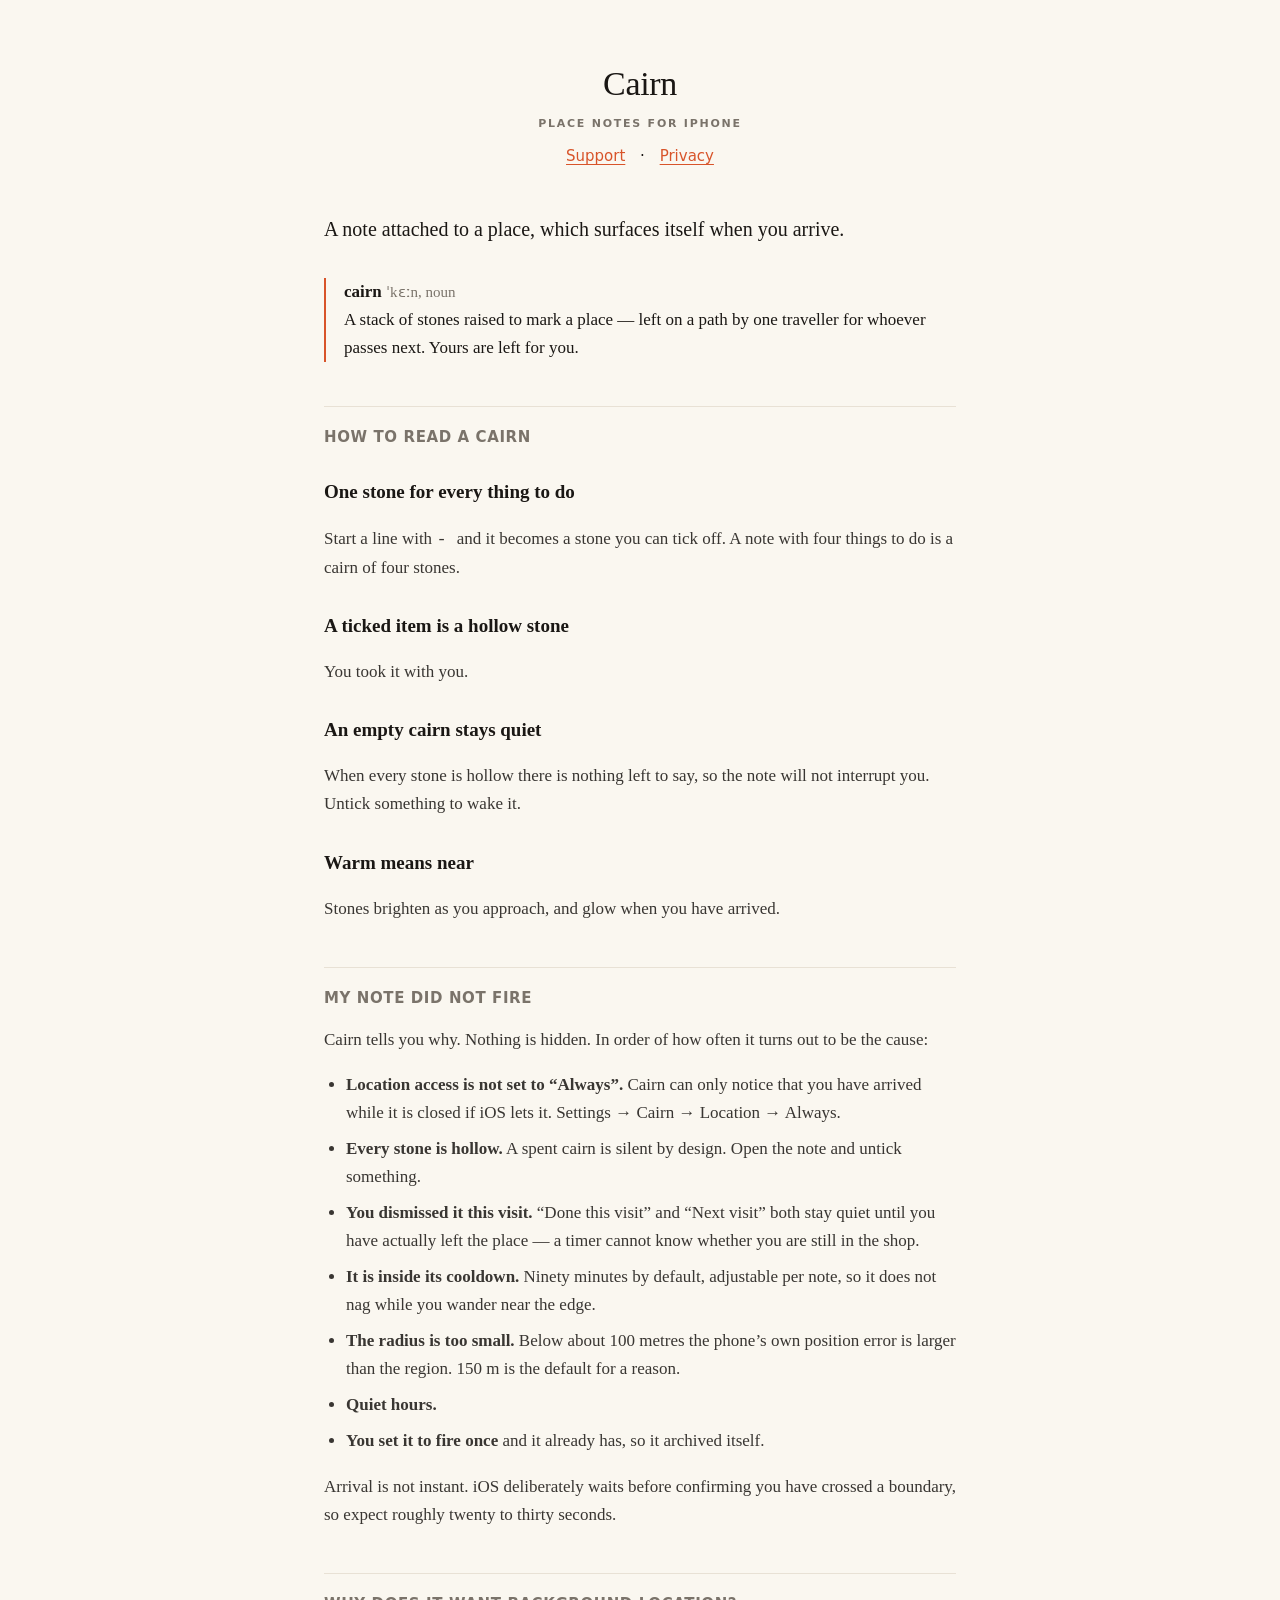
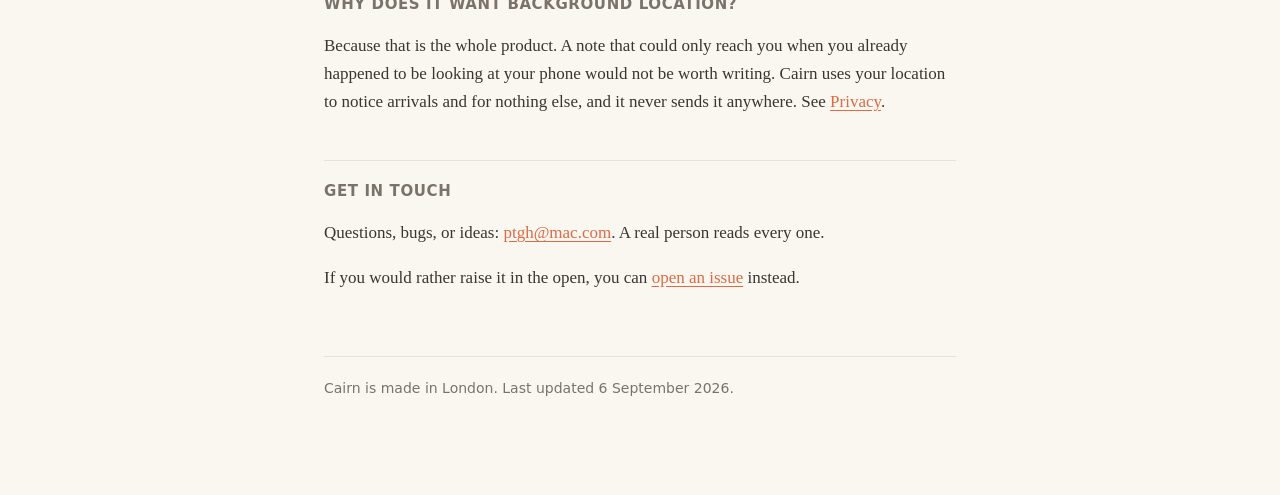
<file: index.html>
<!doctype html>
<html lang="en-GB">
<head>
<meta charset="utf-8">
<meta name="viewport" content="width=device-width, initial-scale=1">
<title>Cairn — Support</title>
<link rel="stylesheet" href="style.css">
</head>
<body>
<div class="wrap">
  <header>
    <h1>Cairn</h1>
    <div class="eyebrow">Place notes for iPhone</div>
    <nav><a href="index.html">Support</a> · <a href="privacy.html">Privacy</a></nav>
  </header>

  <p class="lede">A note attached to a place, which surfaces itself when you arrive.</p>

  <div class="def">
    <strong>cairn</strong> <em>ˈkɛːn, noun</em><br>
    A stack of stones raised to mark a place — left on a path by one traveller
    for whoever passes next. Yours are left for you.
  </div>

  <h2>How to read a cairn</h2>
  <h3>One stone for every thing to do</h3>
  <p>Start a line with <code>- </code> and it becomes a stone you can tick off.
     A note with four things to do is a cairn of four stones.</p>
  <h3>A ticked item is a hollow stone</h3>
  <p>You took it with you.</p>
  <h3>An empty cairn stays quiet</h3>
  <p>When every stone is hollow there is nothing left to say, so the note will
     not interrupt you. Untick something to wake it.</p>
  <h3>Warm means near</h3>
  <p>Stones brighten as you approach, and glow when you have arrived.</p>

  <h2>My note did not fire</h2>
  <p>Cairn tells you why. Nothing is hidden. In order of how often it turns out
     to be the cause:</p>
  <ul>
    <li><strong>Location access is not set to “Always”.</strong> Cairn can only
        notice that you have arrived while it is closed if iOS lets it. Settings
        → Cairn → Location → Always.</li>
    <li><strong>Every stone is hollow.</strong> A spent cairn is silent by
        design. Open the note and untick something.</li>
    <li><strong>You dismissed it this visit.</strong> “Done this visit” and
        “Next visit” both stay quiet until you have actually left the place —
        a timer cannot know whether you are still in the shop.</li>
    <li><strong>It is inside its cooldown.</strong> Ninety minutes by default,
        adjustable per note, so it does not nag while you wander near the edge.</li>
    <li><strong>The radius is too small.</strong> Below about 100 metres the
        phone’s own position error is larger than the region. 150 m is the
        default for a reason.</li>
    <li><strong>Quiet hours.</strong></li>
    <li><strong>You set it to fire once</strong> and it already has, so it
        archived itself.</li>
  </ul>
  <p>Arrival is not instant. iOS deliberately waits before confirming you have
     crossed a boundary, so expect roughly twenty to thirty seconds.</p>

  <h2>Why does it want background location?</h2>
  <p>Because that is the whole product. A note that could only reach you when
     you already happened to be looking at your phone would not be worth
     writing. Cairn uses your location to notice arrivals and for nothing else,
     and it never sends it anywhere. See <a href="privacy.html">Privacy</a>.</p>

  <h2>Get in touch</h2>
  <p>Questions, bugs, or ideas:
     <a href="mailto:ptgh@mac.com">ptgh@mac.com</a>. A real person reads every one.</p>
  <p>If you would rather raise it in the open, you can
     <a href="https://github.com/ptgh/cairn/issues">open an issue</a> instead.</p>

  <footer>Cairn is made in London. Last updated 6 September 2026.</footer>
</div>
</body>
</html>
</file>
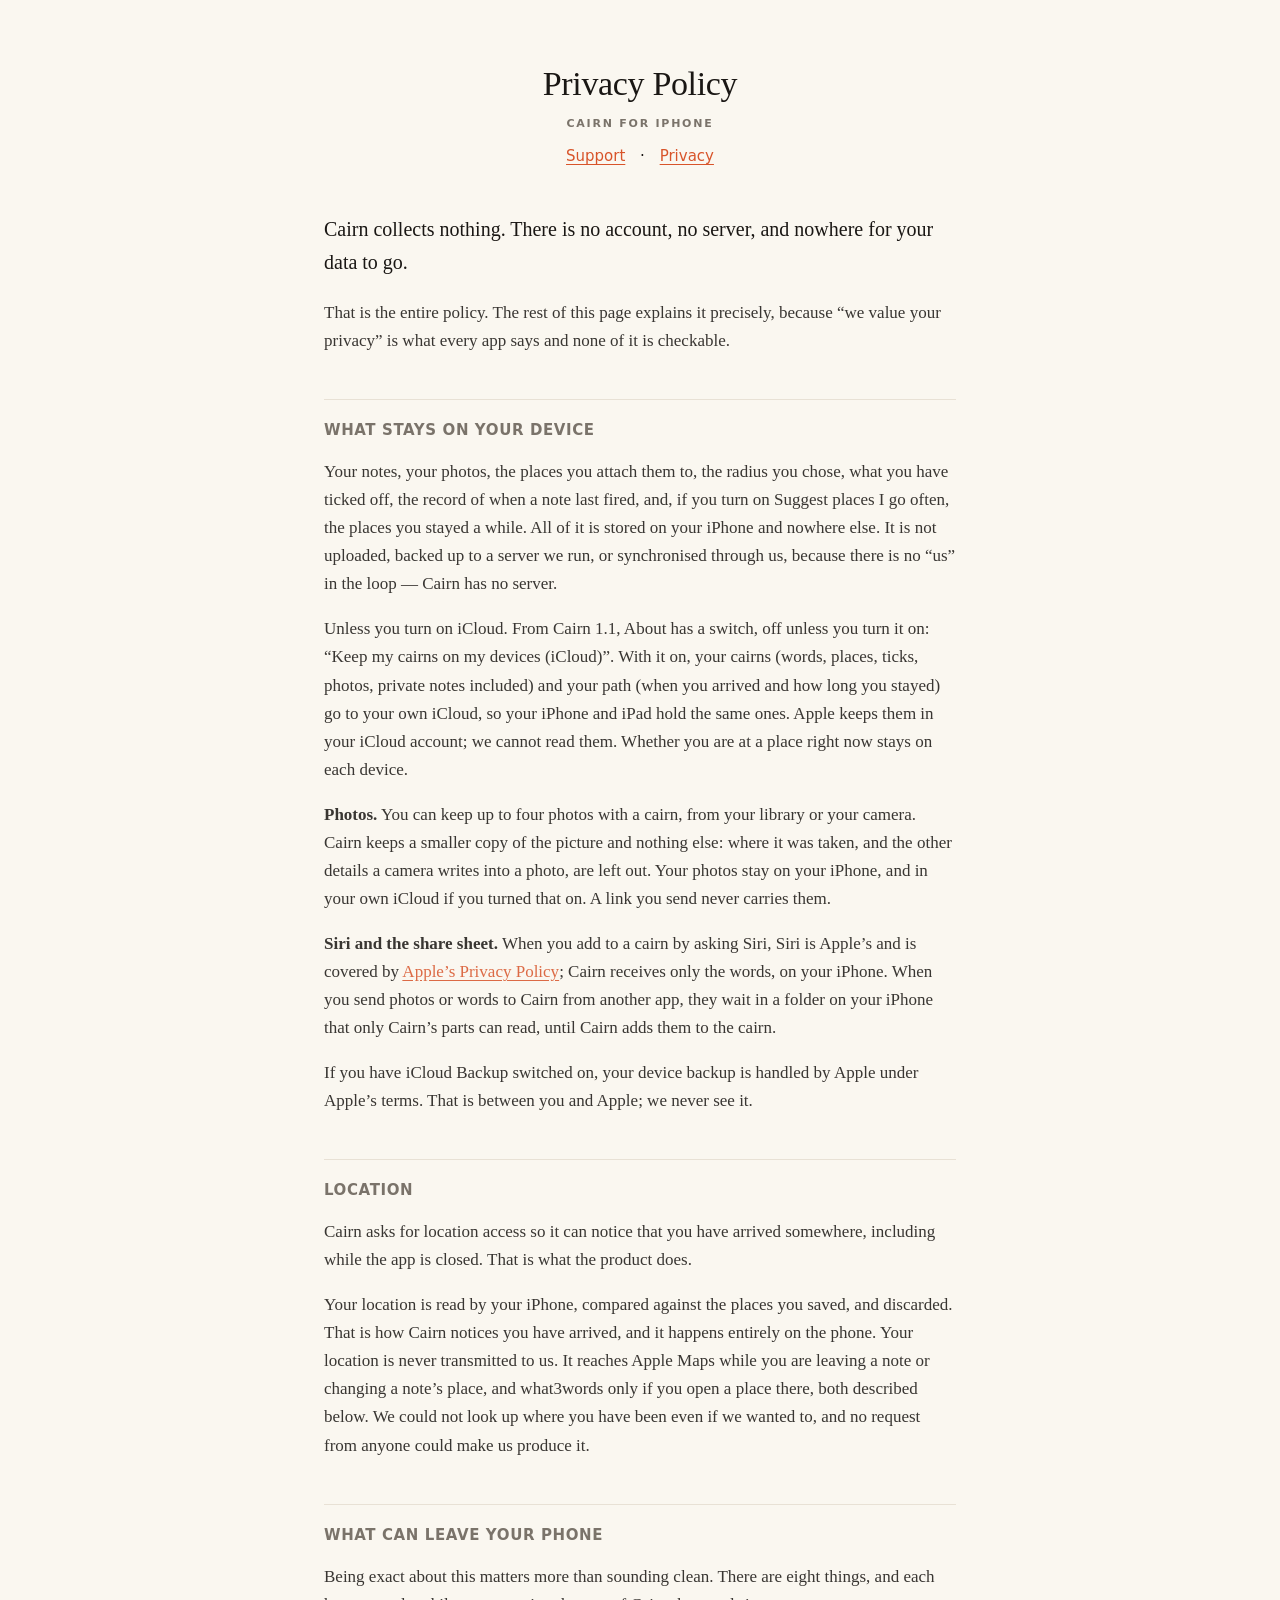
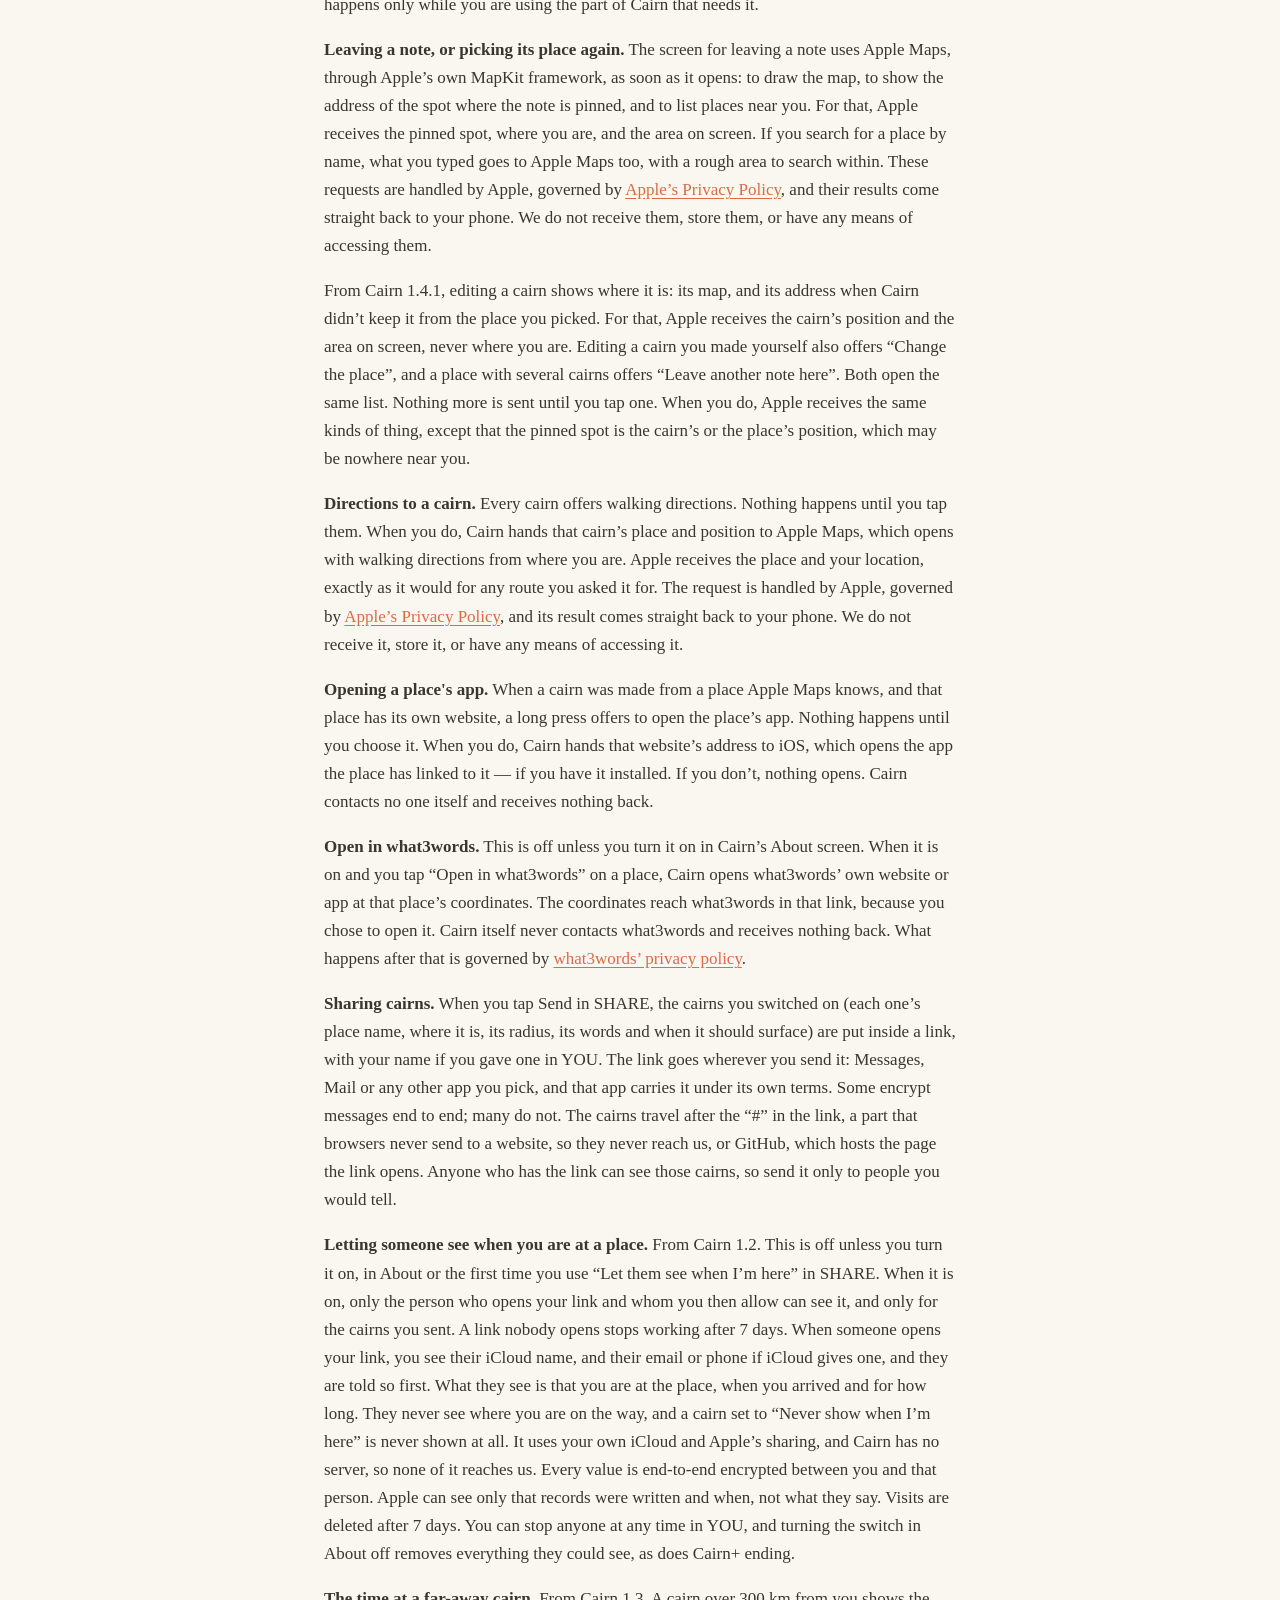
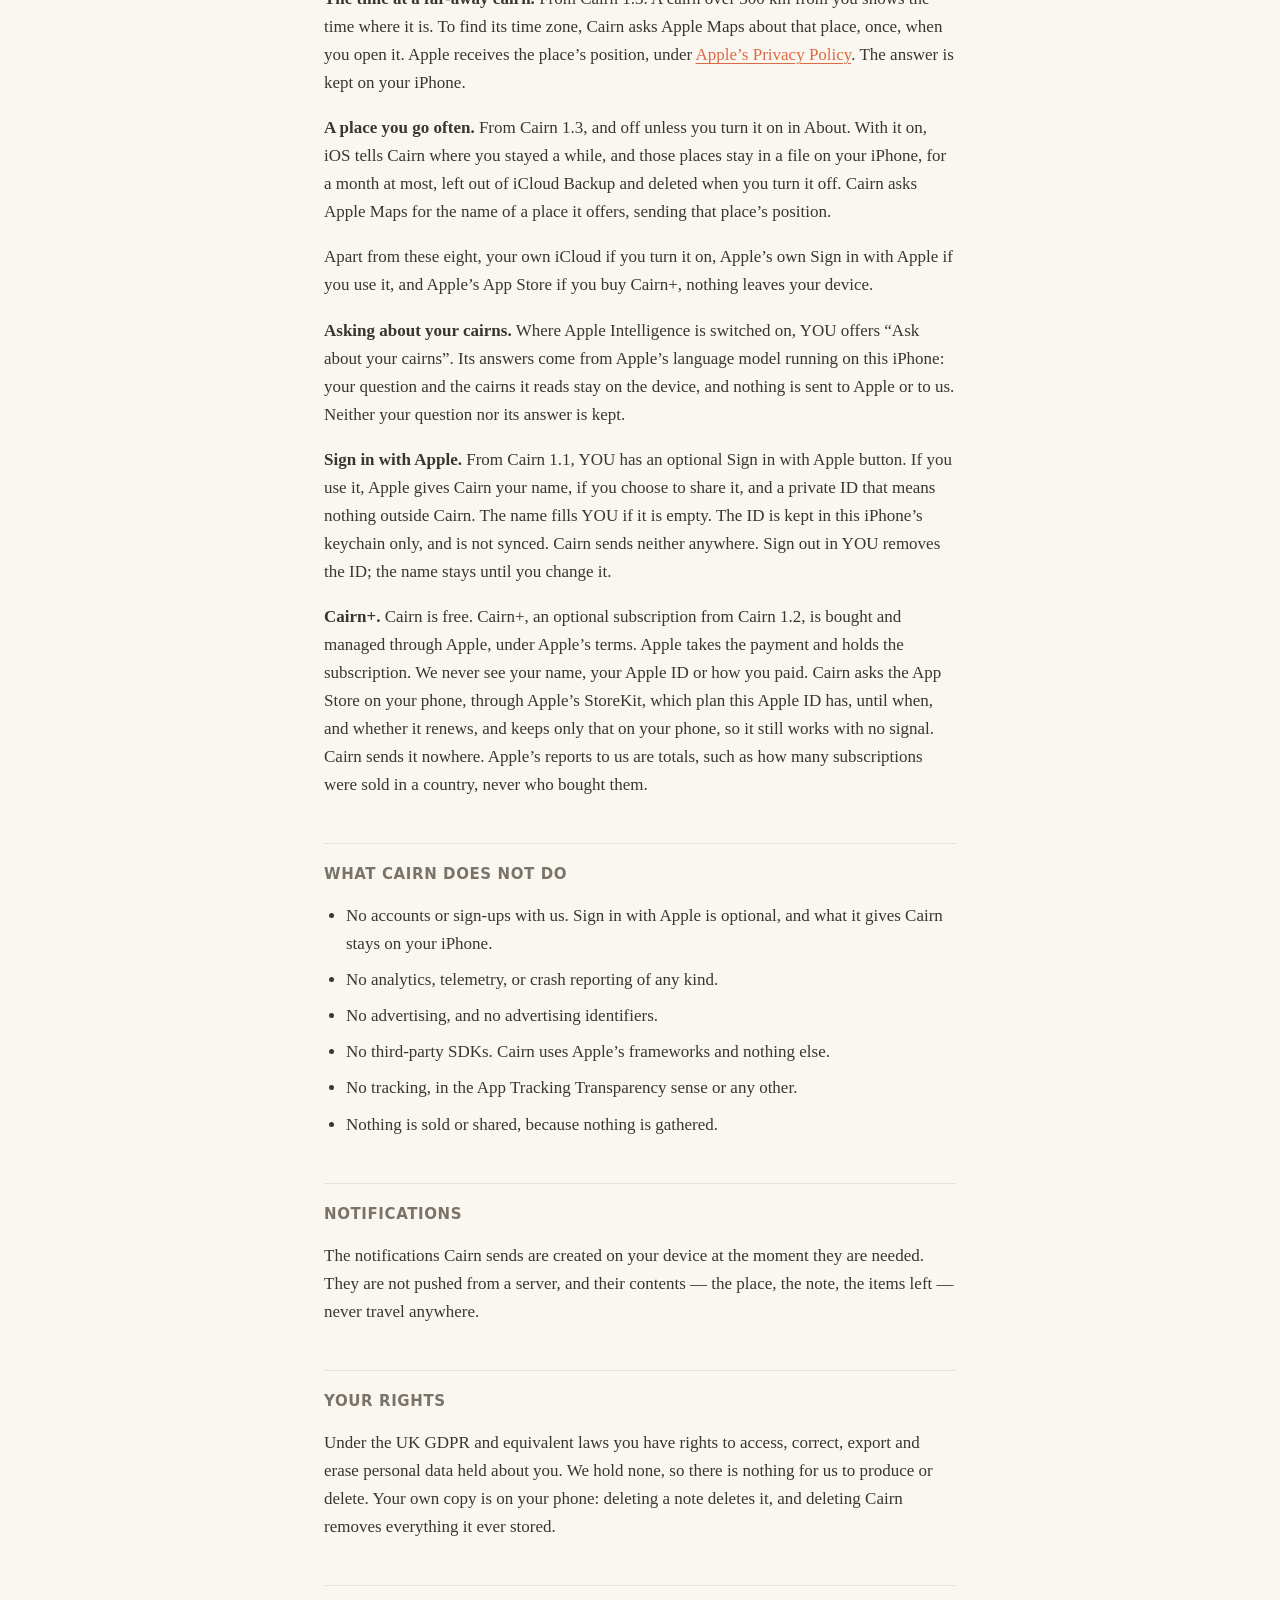
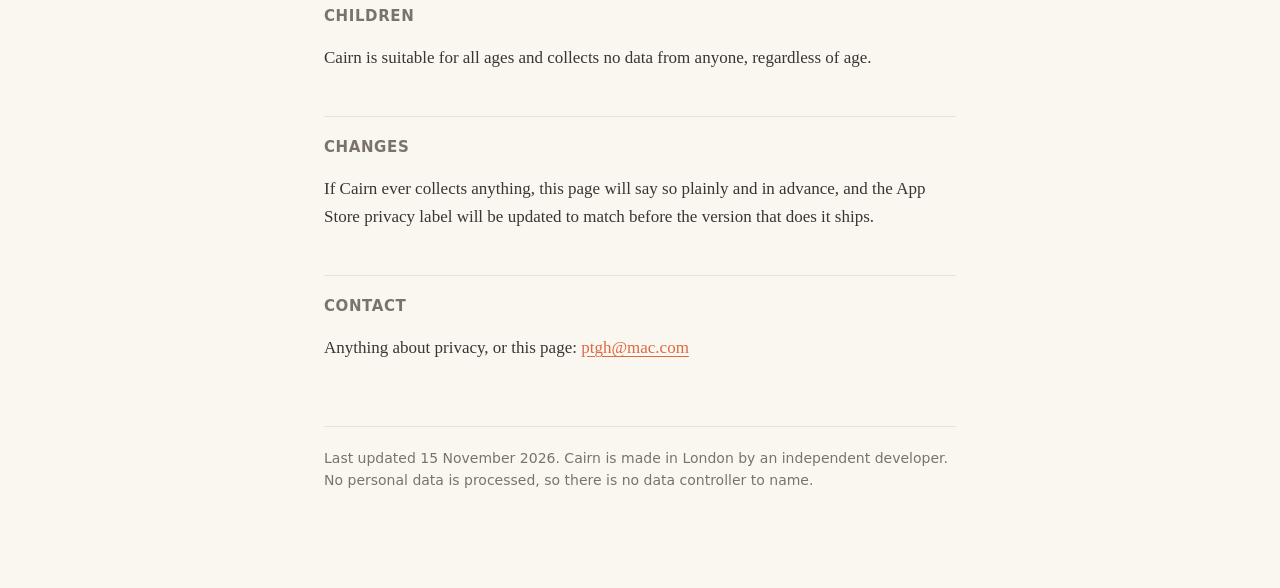
<file: privacy.html>
<!doctype html>
<html lang="en-GB">
<head>
<meta charset="utf-8">
<meta name="viewport" content="width=device-width, initial-scale=1">
<title>Cairn — Privacy Policy</title>
<link rel="stylesheet" href="style.css">
</head>
<body>
<div class="wrap">
  <header>
    <h1>Privacy Policy</h1>
    <div class="eyebrow">Cairn for iPhone</div>
    <nav><a href="index.html">Support</a> · <a href="privacy.html">Privacy</a></nav>
  </header>

  <p class="lede">Cairn collects nothing. There is no account, no server, and
  nowhere for your data to go.</p>

  <p>That is the entire policy. The rest of this page explains it precisely,
  because “we value your privacy” is what every app says and none of it is
  checkable.</p>

  <h2>What stays on your device</h2>
  <p>Your notes, your photos, the places you attach them to, the radius you chose, what you
  have ticked off, the record of when a note last fired, and, if you turn on Suggest places I go often, the places you stayed a while. All of it is
  stored on your iPhone and nowhere else. It is not uploaded, backed up to a
  server we run, or synchronised through us, because there is no “us” in the
  loop — Cairn has no server.</p>
  <p>Unless you turn on iCloud. From Cairn 1.1, About has a switch, off unless you turn it on:
  “Keep my cairns on my devices (iCloud)”. With it on, your cairns (words,
  places, ticks, photos, private notes included) and your path (when you arrived and
  how long you stayed) go to your own iCloud, so your iPhone and iPad hold the
  same ones. Apple keeps them in your iCloud account; we cannot read them.
  Whether you are at a place right now stays on each device.</p>
  <p><strong>Photos.</strong> You can keep up to four photos with a cairn, from your library or your camera. Cairn keeps
  a smaller copy of the picture and nothing else: where it was taken, and the other details a camera writes into a
  photo, are left out. Your photos stay on your iPhone, and in your own iCloud if you turned that on. A link you send
  never carries them.</p>
  <p><strong>Siri and the share sheet.</strong> When you add to a cairn by asking Siri, Siri is Apple’s and is covered by
  <a href="https://www.apple.com/uk/legal/privacy/">Apple’s Privacy Policy</a>; Cairn receives only the words, on your
  iPhone. When you send photos or words to Cairn from another app, they wait in a folder on your iPhone that only
  Cairn’s parts can read, until Cairn adds them to the cairn.</p>
  <p>If you have iCloud Backup switched on, your device backup is handled by
  Apple under Apple’s terms. That is between you and Apple; we never see it.</p>

  <h2>Location</h2>
  <p>Cairn asks for location access so it can notice that you have arrived
  somewhere, including while the app is closed. That is what the product does.</p>
  <p>Your location is read by your iPhone, compared against the places you
  saved, and discarded. That is how Cairn notices you have arrived, and it
  happens entirely on the phone. Your location is never transmitted to us. It
  reaches Apple Maps while you are leaving a note or changing a note’s place, and what3words only if you
  open a place there, both described below. We could not look up where you have
  been even if we wanted to, and no request from anyone could make us produce
  it.</p>

  <h2>What can leave your phone</h2>
  <p>Being exact about this matters more than sounding clean. There are eight
  things, and each happens only while you are using the part of Cairn that
  needs it.</p>
  <p><strong>Leaving a note, or picking its place again.</strong> The screen for leaving a note uses Apple
  Maps, through Apple’s own MapKit framework, as soon as it opens: to draw the
  map, to show the address of the spot where the note is pinned, and to list
  places near you. For that, Apple receives the pinned spot, where you are, and
  the area on screen. If you search for a place by name, what you typed goes to
  Apple Maps too, with a rough area to search within. These requests are handled
  by Apple, governed by
  <a href="https://www.apple.com/uk/legal/privacy/">Apple’s Privacy Policy</a>,
  and their results come straight back to your phone. We do not receive them,
  store them, or have any means of accessing them.</p>
  <p>From Cairn 1.4.1, editing a cairn shows where it is: its map, and its
  address when Cairn didn’t keep it from the place you picked. For that, Apple
  receives the cairn’s position and the area on screen, never where you are.
  Editing a cairn you made yourself also offers “Change the place”, and a
  place with several cairns offers “Leave another note here”. Both open the
  same list. Nothing more is sent until you tap one. When you do, Apple receives the
  same kinds of thing, except that the pinned spot is the cairn’s or the
  place’s position, which may be nowhere near you.</p>
  <p><strong>Directions to a cairn.</strong> Every cairn offers walking
  directions. Nothing happens until you tap them. When you do, Cairn hands that
  cairn’s place and position to Apple Maps, which opens with walking directions
  from where you are. Apple receives the place and your location, exactly as it
  would for any route you asked it for. The request is handled by Apple,
  governed by
  <a href="https://www.apple.com/uk/legal/privacy/">Apple’s Privacy Policy</a>,
  and its result comes straight back to your phone. We do not receive it, store
  it, or have any means of accessing it.</p>
  <p><strong>Opening a place's app.</strong> When a cairn was made from a place
  Apple Maps knows, and that place has its own website, a long press offers to
  open the place’s app. Nothing happens until you choose it. When you do, Cairn
  hands that website’s address to iOS, which opens the app the place has linked
  to it — if you have it installed. If you don’t, nothing opens. Cairn contacts
  no one itself and receives nothing back.</p>
  <p><strong>Open in what3words.</strong> This is off unless you turn it on in
  Cairn’s About screen. When it is on and you tap “Open in what3words” on a
  place, Cairn opens what3words’ own website or app at that place’s
  coordinates. The coordinates reach what3words in that link, because you chose
  to open it. Cairn itself never contacts what3words and receives nothing back.
  What happens after that is governed by
  <a href="https://what3words.com/privacy">what3words’ privacy policy</a>.</p>
  <p><strong>Sharing cairns.</strong> When you tap Send in SHARE, the cairns you
  switched on (each one’s place name, where it is, its radius, its words and when
  it should surface) are put inside a link, with your name if you gave one in YOU.
  The link goes wherever you send it: Messages, Mail or any other app you pick, and
  that app carries it under its own terms. Some encrypt messages end to end; many
  do not. The cairns travel after the “#” in the link, a part that browsers never
  send to a website, so they never reach us, or GitHub, which hosts the page the
  link opens. Anyone who has the link can see those cairns, so send it only to
  people you would tell.</p>
  <p><strong>Letting someone see when you are at a place.</strong> From Cairn
  1.2. This is off unless you turn it on, in About or the first time you use
  “Let them see when I’m here” in SHARE. When it is on, only the person who
  opens your link and whom you then allow can see it, and only for the cairns you sent. A link nobody opens stops working after 7 days. When someone opens your link, you see their iCloud name, and their email or phone if iCloud gives one, and they are told so first. What they see is that
  you are at the place, when you arrived and for how long. They never see where
  you are on the way, and a cairn set to “Never show when I’m here” is never
  shown at all. It uses your own iCloud and Apple’s sharing, and Cairn has no
  server, so none of it reaches us. Every value is end-to-end encrypted between
  you and that person. Apple can see only that records were written
  and when, not what they say. Visits are deleted after 7 days. You can stop
  anyone at any time in YOU, and turning the switch in About off removes
  everything they could see, as does Cairn+ ending.</p>
  <p><strong>The time at a far-away cairn.</strong> From Cairn 1.3. A cairn over
  300 km from you shows the time where it is. To find its time zone, Cairn asks
  Apple Maps about that place, once, when you open it. Apple receives the
  place’s position, under
  <a href="https://www.apple.com/uk/legal/privacy/">Apple’s Privacy Policy</a>.
  The answer is kept on your iPhone.</p>
  <p><strong>A place you go often.</strong> From Cairn 1.3, and off unless you
  turn it on in About. With it on, iOS tells Cairn where you stayed a while, and
  those places stay in a file on your iPhone, for a month at most, left out of
  iCloud Backup and deleted when you turn it off. Cairn asks Apple Maps for the
  name of a place it offers, sending that place’s position.</p>
  <p>Apart from these eight, your own iCloud if you turn it on, Apple’s own Sign in with Apple if you use it, and Apple’s App Store if you buy Cairn+, nothing leaves your device.</p>
  <p><strong>Asking about your cairns.</strong> Where Apple Intelligence is
  switched on, YOU offers “Ask about your cairns”. Its answers come from
  Apple’s language model running on this iPhone: your question and the cairns
  it reads stay on the device, and nothing is sent to Apple or to us. Neither
  your question nor its answer is kept.</p>
  <p><strong>Sign in with Apple.</strong> From Cairn 1.1, YOU has an optional
  Sign in with Apple button. If you use it, Apple gives Cairn your name, if you
  choose to share it, and a private ID that means nothing outside Cairn. The
  name fills YOU if it is empty. The ID is kept in this iPhone’s keychain only,
  and is not synced. Cairn sends neither anywhere. Sign out in YOU removes the
  ID; the name stays until you change it.</p>
  <p><strong>Cairn+.</strong> Cairn is free. Cairn+, an optional subscription
  from Cairn 1.2, is bought and managed through Apple, under Apple’s terms.
  Apple takes the payment and holds the subscription. We never see your name,
  your Apple ID or how you paid. Cairn asks the App Store on your phone, through
  Apple’s StoreKit, which plan this Apple ID has, until when, and whether it
  renews, and keeps only that on your phone, so it still works with no signal.
  Cairn sends it nowhere. Apple’s reports to us are totals, such as how many
  subscriptions were sold in a country, never who bought them.</p>

  <h2>What Cairn does not do</h2>
  <ul>
    <li>No accounts or sign-ups with us. Sign in with Apple is optional, and what it gives Cairn stays on your iPhone.</li>
    <li>No analytics, telemetry, or crash reporting of any kind.</li>
    <li>No advertising, and no advertising identifiers.</li>
    <li>No third-party SDKs. Cairn uses Apple’s frameworks and nothing else.</li>
    <li>No tracking, in the App Tracking Transparency sense or any other.</li>
    <li>Nothing is sold or shared, because nothing is gathered.</li>
  </ul>

  <h2>Notifications</h2>
  <p>The notifications Cairn sends are created on your device at the moment
  they are needed. They are not pushed from a server, and their contents — the
  place, the note, the items left — never travel anywhere.</p>

  <h2>Your rights</h2>
  <p>Under the UK GDPR and equivalent laws you have rights to access, correct,
  export and erase personal data held about you. We hold none, so there is
  nothing for us to produce or delete. Your own copy is on your phone: deleting
  a note deletes it, and deleting Cairn removes everything it ever stored.</p>

  <h2>Children</h2>
  <p>Cairn is suitable for all ages and collects no data from anyone,
  regardless of age.</p>

  <h2>Changes</h2>
  <p>If Cairn ever collects anything, this page will say so plainly and in
  advance, and the App Store privacy label will be updated to match before the
  version that does it ships.</p>

  <h2>Contact</h2>
  <p>Anything about privacy, or this page: <a href="mailto:ptgh@mac.com">ptgh@mac.com</a></p>

  <footer>
    Last updated 15 November 2026. Cairn is made in London by an independent
    developer. No personal data is processed, so there is no data controller
    to name.
  </footer>
</div>
</body>
</html>
</file>
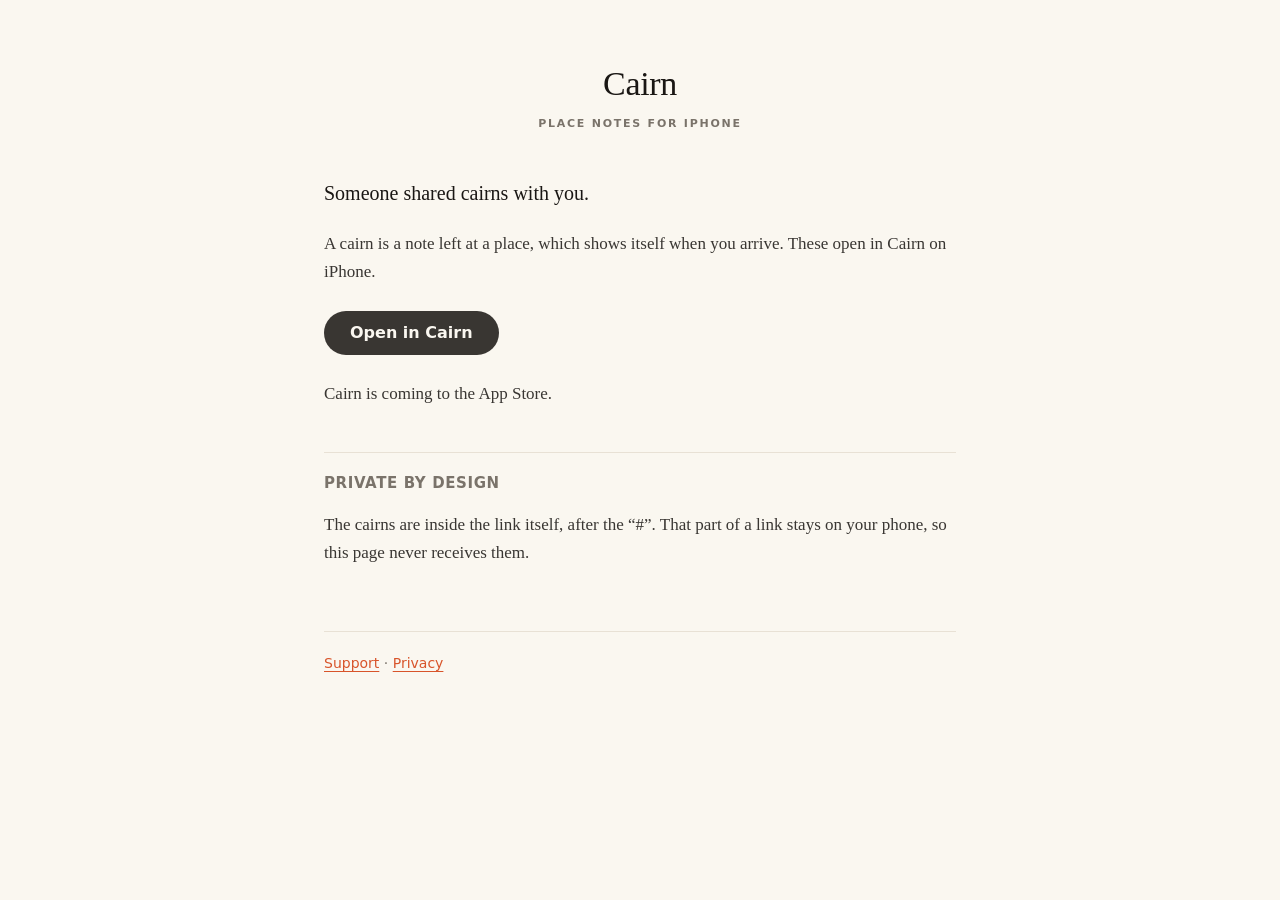
<file: share.html>
<!doctype html>
<html lang="en-GB">
<head>
<meta charset="utf-8">
<meta name="viewport" content="width=device-width, initial-scale=1">
<title>Cairns shared with you</title>
<meta name="description" content="Someone shared cairns with you: notes left at places. They open in Cairn for iPhone.">
<meta property="og:title" content="Cairns shared with you">
<meta property="og:description" content="Notes left at places. They open in Cairn for iPhone.">
<meta property="og:type" content="website">
<meta property="og:site_name" content="Cairn">
<meta property="og:url" content="https://cairnpath.dev/share">
<meta property="og:image" content="https://cairnpath.dev/cairn-card.png">
<meta property="og:image:width" content="1200">
<meta property="og:image:height" content="630">
<meta property="og:image:alt" content="Cairn's icon, a stack of stones, and the words Cairns shared with you">
<meta name="twitter:card" content="summary_large_image">
<link rel="apple-touch-icon" href="cairn-icon.png">
<link rel="stylesheet" href="style.css">
</head>
<body>
<div class="wrap">
  <header>
    <h1>Cairn</h1>
    <div class="eyebrow">Place notes for iPhone</div>
  </header>

  <p class="lede">Someone shared cairns with you.</p>
  <p>A cairn is a note left at a place, which shows itself when you arrive.
     These open in Cairn on iPhone.</p>

  <p><a class="open" id="open" href="com.paultristan.cairn://share">Open in Cairn</a></p>
  <p>Cairn is coming to the App Store.</p>

  <h2>Private by design</h2>
  <p>The cairns are inside the link itself, after the “#”. That part of a link
     stays on your phone, so this page never receives them.</p>

  <footer><a href="index.html">Support</a> · <a href="privacy.html">Privacy</a></footer>
</div>
<script>
  // Hand this link's own "#…" to the app. Nothing is sent anywhere.
  document.getElementById("open").href = "com.paultristan.cairn://share" + location.hash;
</script>
</body>
</html>
</file>
<file: style.css>
/* Cairn — warm stone, chalk, ember. Same palette as the app. */
:root {
  --ground: #FAF7F0;
  --surface: #FFFFFF;
  --chalk: #1A1714;
  --lichen: #7A736A;
  --hairline: #E8E1D5;
  --ember: #D8542A;
}
@media (prefers-color-scheme: dark) {
  :root {
    --ground: #3B3631;
    --surface: #47423C;
    --chalk: #F0EAE0;
    --lichen: #B8AFA2;
    --hairline: #57514A;
    --ember: #FF8C5A;
  }
}
* { box-sizing: border-box; }
body {
  margin: 0;
  background: var(--ground);
  color: var(--chalk);
  font: 17px/1.65 ui-serif, "New York", Georgia, serif;
  -webkit-text-size-adjust: 100%;
}
.wrap { max-width: 680px; margin: 0 auto; padding: 56px 24px 96px; }
header { text-align: center; margin-bottom: 48px; }
h1 { font-size: 34px; font-weight: 400; margin: 0 0 6px; letter-spacing: -0.01em; }
.eyebrow {
  font: 600 11px/1 ui-sans-serif, -apple-system, system-ui, sans-serif;
  letter-spacing: 0.16em; text-transform: uppercase; color: var(--lichen);
}
h2 {
  font: 600 15px/1.4 ui-sans-serif, -apple-system, system-ui, sans-serif;
  letter-spacing: 0.04em; text-transform: uppercase; color: var(--lichen);
  margin: 44px 0 12px; padding-top: 20px; border-top: 1px solid var(--hairline);
}
h3 { font-size: 19px; font-weight: 600; margin: 28px 0 6px; }
p, li { color: var(--chalk); opacity: 0.86; }
ul { padding-left: 22px; }
li { margin: 8px 0; }
a { color: var(--ember); text-underline-offset: 3px; }
.lede { font-size: 20px; opacity: 1; }
.def { border-left: 2px solid var(--ember); padding-left: 18px; margin: 32px 0; }
.def em { color: var(--lichen); font-style: normal; font-size: 15px; }
footer {
  margin-top: 64px; padding-top: 20px; border-top: 1px solid var(--hairline);
  font: 400 14px/1.6 ui-sans-serif, -apple-system, system-ui, sans-serif;
  color: var(--lichen);
}
nav { text-align: center; margin-top: 18px; font: 400 15px ui-sans-serif, -apple-system, system-ui, sans-serif; }
nav a { margin: 0 10px; }
a.open {
  display: inline-block; margin: 8px 0; padding: 14px 26px; border-radius: 999px;
  background: var(--chalk); color: var(--ground); text-decoration: none;
  font: 600 16px/1 ui-sans-serif, -apple-system, system-ui, sans-serif;
}
</file>
